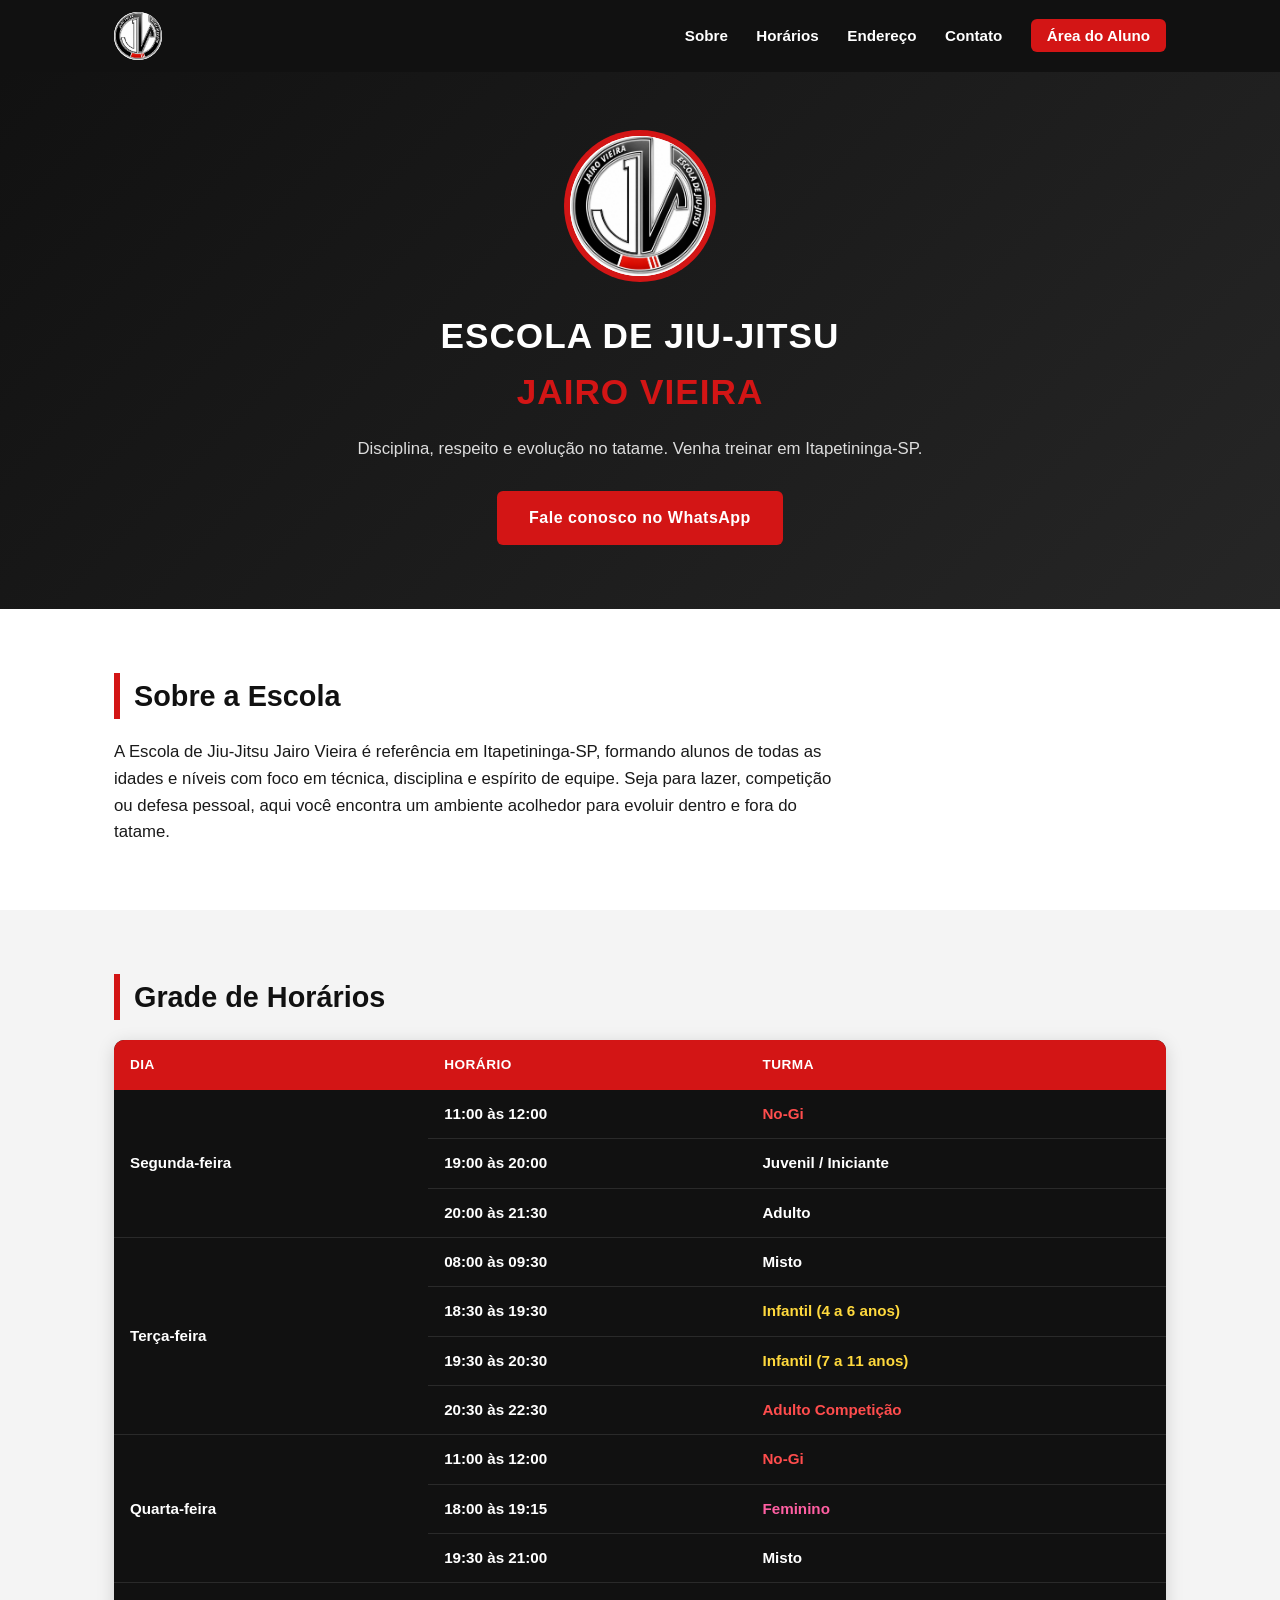
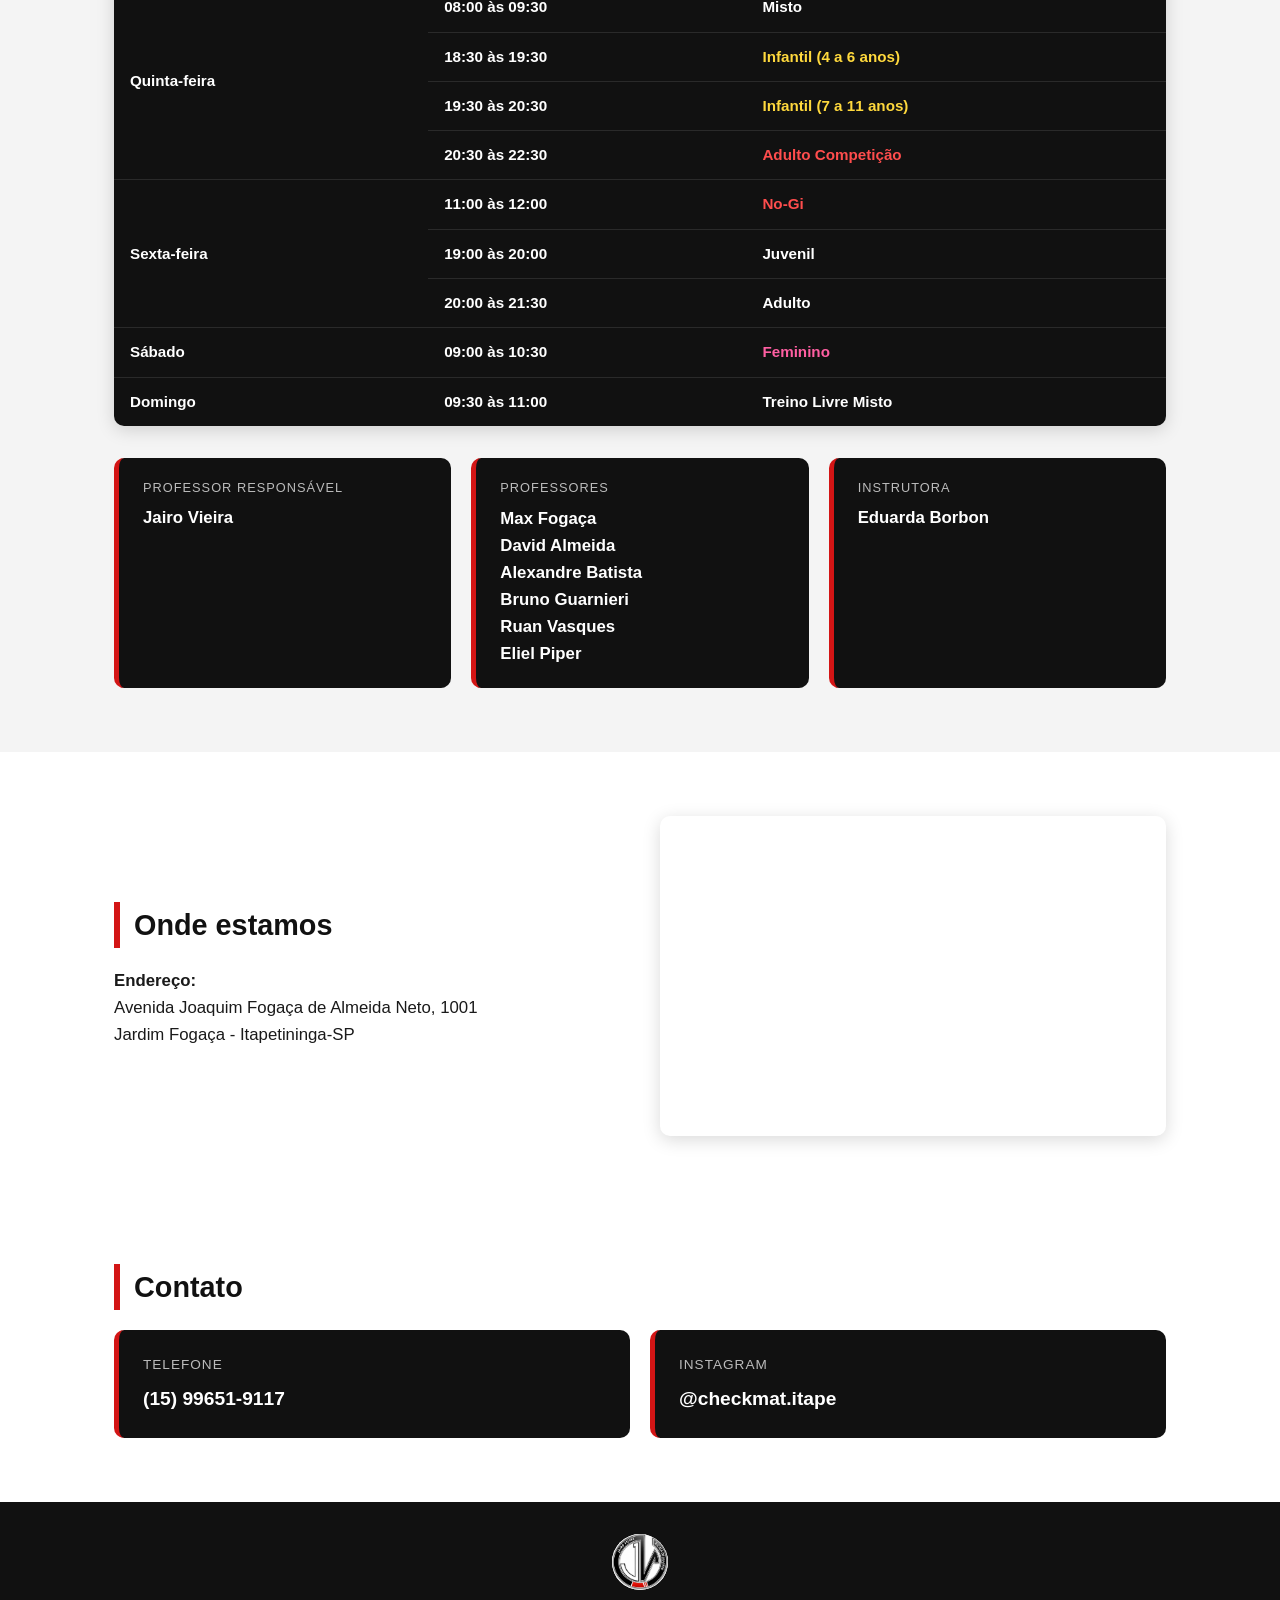
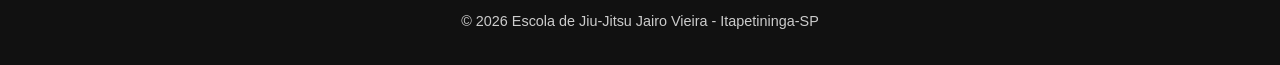
<file: index.html>
<!DOCTYPE html>
<html lang="pt-BR">
<head>
<meta charset="UTF-8">
<meta name="viewport" content="width=device-width, initial-scale=1.0">
<title>Jairo Vieira - Escola de Jiu-Jitsu | Itapetininga-SP</title>
<meta name="description" content="Escola de Jiu-Jitsu Jairo Vieira em Itapetininga-SP. Aulas para todas as idades. Venha treinar com a gente!">
<link rel="icon" type="image/jpeg" href="assets/logo.jpeg">
<link rel="stylesheet" href="style.css">
</head>
<body>

<header class="header">
  <div class="container header-inner">
    <img src="assets/logo.jpeg" alt="Logo Jairo Vieira Escola de Jiu-Jitsu" class="logo">
    <nav class="nav">
      <a href="#sobre">Sobre</a>
      <a href="#horarios">Horários</a>
      <a href="#local">Endereço</a>
      <a href="#contato">Contato</a>
      <a href="app/login.html" class="nav-destaque">Área do Aluno</a>
    </nav>
  </div>
</header>

<section class="hero">
  <div class="container hero-inner">
    <img src="assets/logo.jpeg" alt="Jairo Vieira Escola de Jiu-Jitsu" class="hero-logo">
    <h1>ESCOLA DE JIU-JITSU<br><span>JAIRO VIEIRA</span></h1>
    <p>Disciplina, respeito e evolução no tatame. Venha treinar em <span class="nowrap">Itapetininga-SP</span>.</p>
    <a class="btn" href="https://wa.me/5515996519117" target="_blank" rel="noopener">Fale conosco no WhatsApp</a>
  </div>
</section>

<section id="sobre" class="section">
  <div class="container">
    <h2>Sobre a Escola</h2>
    <p>
      A Escola de Jiu-Jitsu Jairo Vieira é referência em Itapetininga-SP, formando alunos de todas as
      idades e níveis com foco em técnica, disciplina e espírito de equipe. Seja para lazer, competição
      ou defesa pessoal, aqui você encontra um ambiente acolhedor para evoluir dentro e fora do tatame.
    </p>
  </div>
</section>

<section id="horarios" class="section alt">
  <div class="container">
    <h2>Grade de Horários</h2>
    <div class="table-wrap">
      <table class="schedule">
        <thead>
          <tr><th>Dia</th><th>Horário</th><th>Turma</th></tr>
        </thead>
        <tbody>
          <tr><td rowspan="3">Segunda-feira</td><td>11:00 às 12:00</td><td class="tag red">No-Gi</td></tr>
          <tr><td>19:00 às 20:00</td><td>Juvenil / Iniciante</td></tr>
          <tr><td>20:00 às 21:30</td><td>Adulto</td></tr>

          <tr><td rowspan="4">Terça-feira</td><td>08:00 às 09:30</td><td>Misto</td></tr>
          <tr><td>18:30 às 19:30</td><td class="tag yellow">Infantil (4 a 6 anos)</td></tr>
          <tr><td>19:30 às 20:30</td><td class="tag yellow">Infantil (7 a 11 anos)</td></tr>
          <tr><td>20:30 às 22:30</td><td class="tag red">Adulto Competição</td></tr>

          <tr><td rowspan="3">Quarta-feira</td><td>11:00 às 12:00</td><td class="tag red">No-Gi</td></tr>
          <tr><td>18:00 às 19:15</td><td class="tag pink">Feminino</td></tr>
          <tr><td>19:30 às 21:00</td><td>Misto</td></tr>

          <tr><td rowspan="4">Quinta-feira</td><td>08:00 às 09:30</td><td>Misto</td></tr>
          <tr><td>18:30 às 19:30</td><td class="tag yellow">Infantil (4 a 6 anos)</td></tr>
          <tr><td>19:30 às 20:30</td><td class="tag yellow">Infantil (7 a 11 anos)</td></tr>
          <tr><td>20:30 às 22:30</td><td class="tag red">Adulto Competição</td></tr>

          <tr><td rowspan="3">Sexta-feira</td><td>11:00 às 12:00</td><td class="tag red">No-Gi</td></tr>
          <tr><td>19:00 às 20:00</td><td>Juvenil</td></tr>
          <tr><td>20:00 às 21:30</td><td>Adulto</td></tr>

          <tr><td>Sábado</td><td>09:00 às 10:30</td><td class="tag pink">Feminino</td></tr>
          <tr><td>Domingo</td><td>09:30 às 11:00</td><td>Treino Livre Misto</td></tr>
        </tbody>
      </table>
    </div>

    <div class="schedule-mobile">
      <div class="day-group">
        <h3 class="day-title">Segunda-feira</h3>
        <div class="time-row"><span class="time">11:00 às 12:00</span><span class="tag red">No-Gi</span></div>
        <div class="time-row"><span class="time">19:00 às 20:00</span><span>Juvenil / Iniciante</span></div>
        <div class="time-row"><span class="time">20:00 às 21:30</span><span>Adulto</span></div>
      </div>

      <div class="day-group">
        <h3 class="day-title">Terça-feira</h3>
        <div class="time-row"><span class="time">08:00 às 09:30</span><span>Misto</span></div>
        <div class="time-row"><span class="time">18:30 às 19:30</span><span class="tag yellow">Infantil (4 a 6 anos)</span></div>
        <div class="time-row"><span class="time">19:30 às 20:30</span><span class="tag yellow">Infantil (7 a 11 anos)</span></div>
        <div class="time-row"><span class="time">20:30 às 22:30</span><span class="tag red">Adulto Competição</span></div>
      </div>

      <div class="day-group">
        <h3 class="day-title">Quarta-feira</h3>
        <div class="time-row"><span class="time">11:00 às 12:00</span><span class="tag red">No-Gi</span></div>
        <div class="time-row"><span class="time">18:00 às 19:15</span><span class="tag pink">Feminino</span></div>
        <div class="time-row"><span class="time">19:30 às 21:00</span><span>Misto</span></div>
      </div>

      <div class="day-group">
        <h3 class="day-title">Quinta-feira</h3>
        <div class="time-row"><span class="time">08:00 às 09:30</span><span>Misto</span></div>
        <div class="time-row"><span class="time">18:30 às 19:30</span><span class="tag yellow">Infantil (4 a 6 anos)</span></div>
        <div class="time-row"><span class="time">19:30 às 20:30</span><span class="tag yellow">Infantil (7 a 11 anos)</span></div>
        <div class="time-row"><span class="time">20:30 às 22:30</span><span class="tag red">Adulto Competição</span></div>
      </div>

      <div class="day-group">
        <h3 class="day-title">Sexta-feira</h3>
        <div class="time-row"><span class="time">11:00 às 12:00</span><span class="tag red">No-Gi</span></div>
        <div class="time-row"><span class="time">19:00 às 20:00</span><span>Juvenil</span></div>
        <div class="time-row"><span class="time">20:00 às 21:30</span><span>Adulto</span></div>
      </div>

      <div class="day-group">
        <h3 class="day-title">Sábado</h3>
        <div class="time-row"><span class="time">09:00 às 10:30</span><span class="tag pink">Feminino</span></div>
      </div>

      <div class="day-group">
        <h3 class="day-title">Domingo</h3>
        <div class="time-row"><span class="time">09:30 às 11:00</span><span>Treino Livre Misto</span></div>
      </div>
    </div>

    <div class="staff">
      <div class="staff-card">
        <span class="staff-label">Professor Responsável</span>
        <span class="staff-name">Jairo Vieira</span>
      </div>
      <div class="staff-card">
        <span class="staff-label">Professores</span>
        <ul class="staff-list">
          <li>Max Fogaça</li>
          <li>David Almeida</li>
          <li>Alexandre Batista</li>
          <li>Bruno Guarnieri</li>
          <li>Ruan Vasques</li>
          <li>Eliel Piper</li>
        </ul>
      </div>
      <div class="staff-card">
        <span class="staff-label">Instrutora</span>
        <span class="staff-name">Eduarda Borbon</span>
      </div>
    </div>
  </div>
</section>

<section id="local" class="section">
  <div class="container local-inner">
    <div class="local-info">
      <h2>Onde estamos</h2>
      <p><strong>Endereço:</strong><br>
      Avenida Joaquim Fogaça de Almeida Neto, 1001<br>
      Jardim Fogaça - Itapetininga-SP</p>
    </div>
    <div class="map-wrap">
      <iframe
        title="Mapa da Escola Jairo Vieira"
        src="https://www.google.com/maps?q=Avenida+Joaquim+Foga%C3%A7a+de+Almeida+Neto,+1001,+Jardim+Foga%C3%A7a,+Itapetininga-SP&output=embed"
        loading="lazy"
        referrerpolicy="no-referrer-when-downgrade">
      </iframe>
    </div>
  </div>
</section>

<section id="contato" class="section">
  <div class="container contato-inner">
    <h2>Contato</h2>
    <div class="contato-cards">
      <a class="card" href="tel:+5515996519117">
        <span class="card-label">Telefone</span>
        <span class="card-value">(15) 99651-9117</span>
      </a>
      <a class="card" href="https://instagram.com/checkmat.itape" target="_blank" rel="noopener">
        <span class="card-label">Instagram</span>
        <span class="card-value">@checkmat.itape</span>
      </a>
    </div>
  </div>
</section>

<footer class="footer">
  <div class="container">
    <img src="assets/logo.jpeg" alt="Logo Jairo Vieira" class="footer-logo">
    <p>&copy; <span id="year"></span> Escola de Jiu-Jitsu Jairo Vieira - Itapetininga-SP</p>
  </div>
</footer>

<script src="script.js"></script>
</body>
</html>
</file>
<file: style.css>
:root {
  --black: #111111;
  --red: #d31515;
  --white: #ffffff;
  --gray: #f4f4f4;
  --text: #1a1a1a;
}

* { box-sizing: border-box; margin: 0; padding: 0; }

body {
  font-family: "Segoe UI", Arial, Helvetica, sans-serif;
  color: var(--text);
  background: var(--white);
  line-height: 1.6;
}

a { text-decoration: none; color: inherit; }

.container {
  max-width: 1100px;
  margin: 0 auto;
  padding: 0 24px;
}

/* Header */
.header {
  background: var(--black);
  position: sticky;
  top: 0;
  z-index: 10;
}

.header-inner {
  display: flex;
  align-items: center;
  justify-content: space-between;
  padding: 12px 24px;
}

.logo {
  height: 48px;
  width: 48px;
  object-fit: contain;
  border-radius: 50%;
  background: var(--white);
}

.nav a {
  color: var(--white);
  margin-left: 24px;
  font-weight: 600;
  font-size: 0.95rem;
  transition: color 0.2s;
}

.nav a:hover { color: var(--red); }

.nav a.nav-destaque {
  background: var(--red);
  padding: 8px 16px;
  border-radius: 6px;
}

.nav a.nav-destaque:hover { color: var(--white); background: #b10f0f; }

/* Hero */
.hero {
  background: linear-gradient(135deg, var(--black) 0%, #262626 100%);
  color: var(--white);
  text-align: center;
  padding: 64px 24px;
}

.hero-logo {
  width: 140px;
  height: 140px;
  object-fit: contain;
  border-radius: 50%;
  background: var(--white);
  margin-bottom: 24px;
  box-shadow: 0 0 0 6px var(--red);
}

.hero h1 {
  font-size: 2.2rem;
  letter-spacing: 1px;
  margin-bottom: 16px;
}

.hero h1 span { color: var(--red); }

.hero p {
  max-width: 700px;
  margin: 0 auto 28px;
  font-size: 1.05rem;
  color: #dddddd;
}

.nowrap {
  white-space: nowrap;
}

.btn {
  display: inline-block;
  background: var(--red);
  color: var(--white);
  padding: 14px 32px;
  border-radius: 6px;
  font-weight: 700;
  letter-spacing: 0.5px;
  transition: background 0.2s, transform 0.2s;
}

.btn:hover {
  background: #b10f0f;
  transform: translateY(-2px);
}

/* Sections */
.section {
  padding: 64px 24px;
}

.section.alt {
  background: var(--gray);
}

.section h2 {
  font-size: 1.8rem;
  margin-bottom: 20px;
  color: var(--black);
  border-left: 6px solid var(--red);
  padding-left: 14px;
}

.section p {
  max-width: 720px;
  font-size: 1.05rem;
}

/* Schedule table */
.table-wrap {
  overflow-x: auto;
  border-radius: 10px;
  box-shadow: 0 4px 18px rgba(0,0,0,0.15);
  margin-bottom: 32px;
}

.schedule {
  width: 100%;
  border-collapse: collapse;
  background: var(--black);
  color: var(--white);
  min-width: 480px;
}

.schedule th {
  background: var(--red);
  color: var(--white);
  text-transform: uppercase;
  letter-spacing: 0.5px;
  font-size: 0.85rem;
  padding: 14px 16px;
  text-align: left;
}

.schedule td {
  padding: 12px 16px;
  border-bottom: 1px solid #2a2a2a;
  font-weight: 600;
  font-size: 0.95rem;
  white-space: nowrap;
}

.schedule tr:last-child td {
  border-bottom: none;
}

.schedule .tag.red { color: #ff4d4d; }
.schedule .tag.yellow { color: #ffd93d; }
.schedule .tag.pink { color: #ff5fa2; }

/* Grade em cards (mobile) */
.schedule-mobile {
  display: none;
  margin-bottom: 32px;
}

.day-group {
  background: var(--black);
  color: var(--white);
  border-radius: 10px;
  padding: 16px 20px;
  margin-bottom: 14px;
  box-shadow: 0 4px 14px rgba(0,0,0,0.12);
}

.day-title {
  color: var(--red);
  font-size: 1rem;
  text-transform: uppercase;
  letter-spacing: 0.5px;
  margin-bottom: 8px;
}

.time-row {
  display: flex;
  justify-content: space-between;
  align-items: center;
  gap: 12px;
  padding: 8px 0;
  border-bottom: 1px solid #2a2a2a;
  font-size: 0.95rem;
  font-weight: 600;
}

.time-row:last-child { border-bottom: none; }

.time-row .time {
  color: #cccccc;
  font-weight: 600;
  white-space: nowrap;
}

.time-row .tag.red { color: #ff4d4d; }
.time-row .tag.yellow { color: #ffd93d; }
.time-row .tag.pink { color: #ff5fa2; }

.staff {
  display: flex;
  gap: 20px;
  flex-wrap: wrap;
}

.staff-card {
  flex: 1 1 220px;
  background: var(--black);
  color: var(--white);
  padding: 20px 24px;
  border-radius: 10px;
  border-left: 5px solid var(--red);
}

.staff-label {
  display: block;
  font-size: 0.8rem;
  text-transform: uppercase;
  letter-spacing: 1px;
  color: #bbbbbb;
  margin-bottom: 8px;
}

.staff-name {
  display: block;
  font-size: 1.05rem;
  font-weight: 700;
  line-height: 1.4;
}

.staff-list {
  list-style: none;
  font-size: 1.05rem;
  font-weight: 700;
}

.staff-list li {
  line-height: 1.6;
}

/* Local / Map */
.local-inner {
  display: grid;
  grid-template-columns: 1fr 1fr;
  gap: 40px;
  align-items: center;
}

.map-wrap {
  border-radius: 10px;
  overflow: hidden;
  box-shadow: 0 4px 18px rgba(0,0,0,0.15);
}

.map-wrap iframe {
  width: 100%;
  height: 320px;
  border: 0;
  display: block;
}

/* Contact */
.contato-cards {
  display: flex;
  gap: 20px;
  flex-wrap: wrap;
}

.card {
  flex: 1 1 220px;
  background: var(--black);
  color: var(--white);
  padding: 24px;
  border-radius: 10px;
  border-left: 5px solid var(--red);
  transition: transform 0.2s, box-shadow 0.2s;
}

.card:hover {
  transform: translateY(-4px);
  box-shadow: 0 8px 20px rgba(0,0,0,0.2);
}

.card-label {
  display: block;
  font-size: 0.85rem;
  text-transform: uppercase;
  letter-spacing: 1px;
  color: #bbbbbb;
  margin-bottom: 8px;
}

.card-value {
  display: block;
  font-size: 1.2rem;
  font-weight: 700;
}

/* Footer */
.footer {
  background: var(--black);
  color: #cccccc;
  text-align: center;
  padding: 32px 24px;
}

.footer-logo {
  width: 56px;
  height: 56px;
  object-fit: contain;
  border-radius: 50%;
  background: var(--white);
  margin-bottom: 12px;
}

.footer p { font-size: 0.9rem; }

/* Responsive */
@media (max-width: 720px) {
  .local-inner {
    grid-template-columns: 1fr;
  }
  .nav a {
    margin-left: 14px;
    font-size: 0.85rem;
  }
  .hero h1 {
    font-size: 1.7rem;
  }
  .table-wrap {
    display: none;
  }
  .schedule-mobile {
    display: block;
  }
}
</file>
